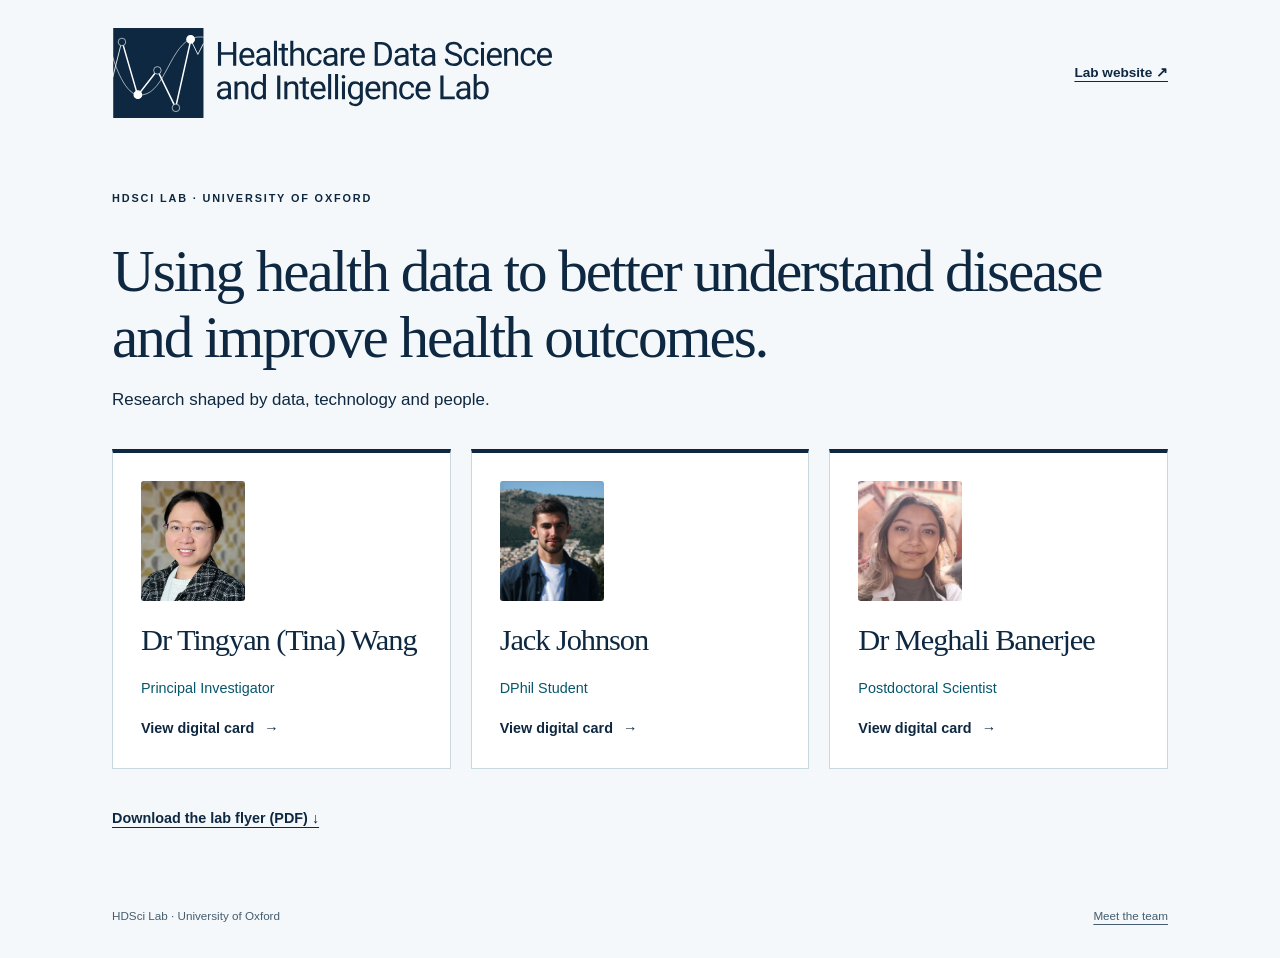
<file: index.html>
<!doctype html>
<html lang="en"><head><meta charset="utf-8"><meta name="viewport" content="width=device-width,initial-scale=1">
<meta name="description" content="Connect with HDSci Lab and help shape our research at the University of Oxford."><meta name="theme-color" content="#002147">
<title>Meet the team | HDSci Lab</title><link rel="icon" href="./assets/BlueLogoText.svg" type="image/svg+xml"><link rel="stylesheet" href="./assets/style.css"><link rel="canonical" href="https://MeghaliBanerjee.github.io/digital-cards/"></head>
<body><a class="skip" href="#main">Skip to content</a><header class="masthead"><a href="./index.html" class="brand"><img class="lab-logo" src="./assets/BlueLogoText.svg" alt="Healthcare Data Science and Intelligence Lab" width="748" height="153"></a><a class="lab-link" href="https://www.hdsci-lab.org">Lab website <span aria-hidden="true">↗</span></a></header>
<main id="main" class="directory"><p class="eyebrow">HDSci Lab · University of Oxford</p><h1>Using health data to better understand disease and improve health outcomes.</h1><p class="intro">Research shaped by data, technology and people.</p><div class="team-grid"><a class="team-card" href="tina-wang/index.html"><img class="team-photo portrait-tina-wang" src="./assets/photos/tina-wang.jpg" alt="Dr Tingyan (Tina) Wang" width="104" height="120" loading="lazy"><h2>Dr Tingyan (Tina) Wang</h2><p>Principal Investigator</p><span class="text-link">View digital card <span aria-hidden="true">→</span></span></a><a class="team-card" href="jack-johnson/index.html"><img class="team-photo portrait-jack-johnson" src="./assets/photos/jack-johnson.jpg" alt="Jack Johnson" width="104" height="120" loading="lazy"><h2>Jack Johnson</h2><p>DPhil Student</p><span class="text-link">View digital card <span aria-hidden="true">→</span></span></a><a class="team-card" href="meghali-banerjee/index.html"><img class="team-photo portrait-meghali-banerjee" src="./assets/photos/meghali-banerjee.jpg" alt="Dr Meghali Banerjee" width="104" height="120" loading="lazy"><h2>Dr Meghali Banerjee</h2><p>Postdoctoral Scientist</p><span class="text-link">View digital card <span aria-hidden="true">→</span></span></a></div><a class="text-link" href="./assets/HBCompFlyer_toprint_V2.pdf" download>Download the lab flyer (PDF) ↓</a></main><footer><span>HDSci Lab · University of Oxford</span><a href="./index.html">Meet the team</a></footer></body></html>
</file>
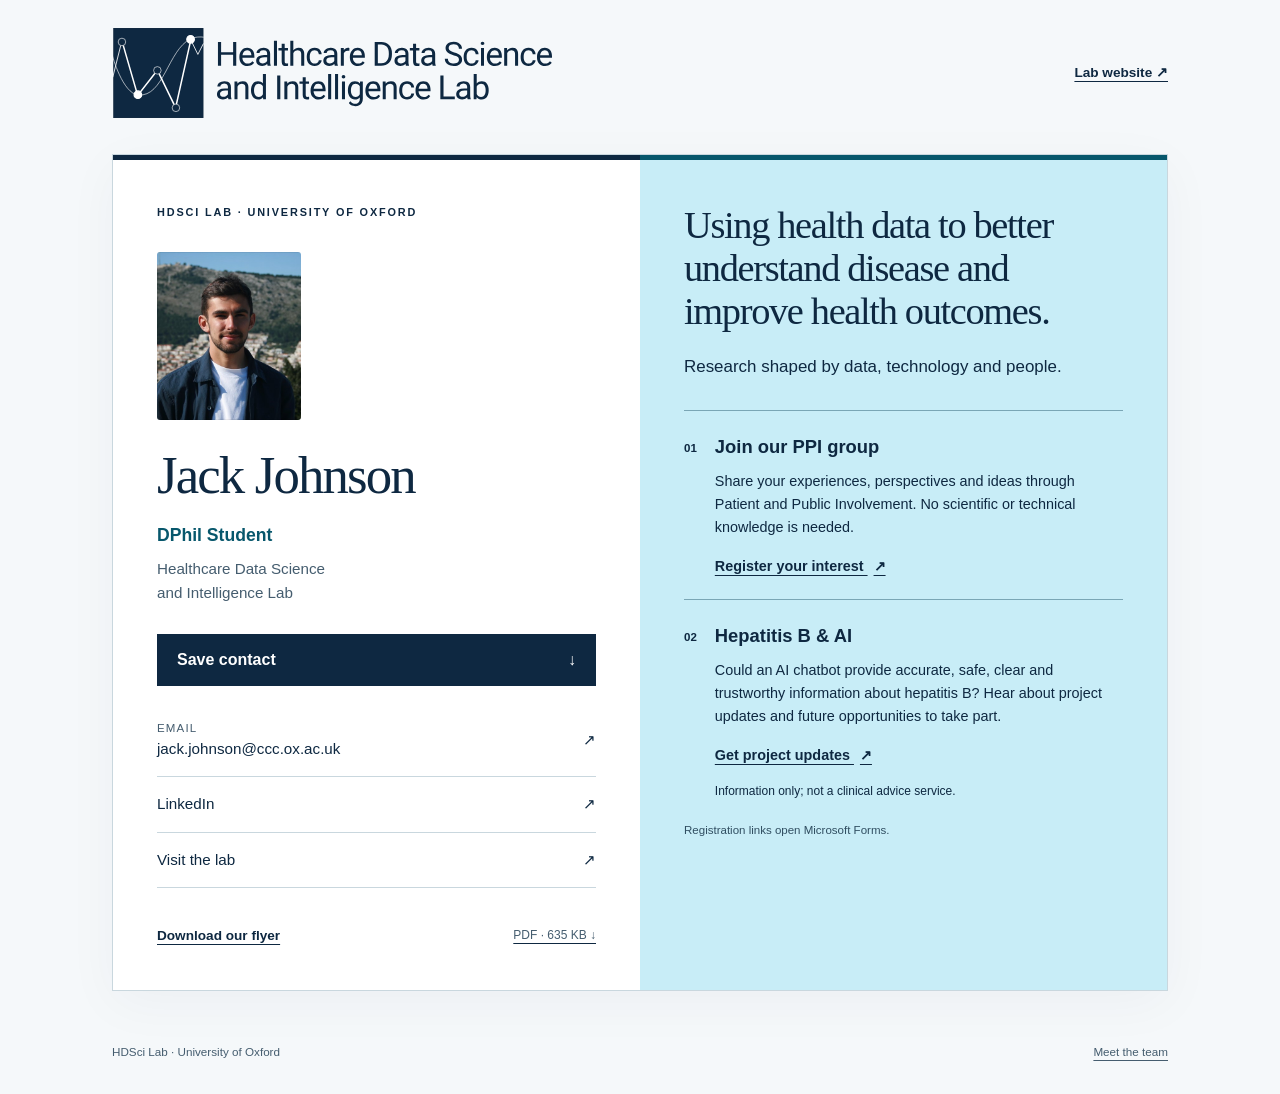
<file: jack-johnson/index.html>
<!doctype html>
<html lang="en"><head><meta charset="utf-8"><meta name="viewport" content="width=device-width,initial-scale=1">
<meta name="description" content="Connect with Jack Johnson, DPhil Student, HDSci Lab. Save contact details and explore opportunities to get involved."><meta name="theme-color" content="#002147">
<title>Jack Johnson | HDSci Lab</title><link rel="icon" href="../assets/BlueLogoText.svg" type="image/svg+xml"><link rel="stylesheet" href="../assets/style.css"><link rel="canonical" href="https://MeghaliBanerjee.github.io/digital-cards/jack-johnson/"></head>
<body><a class="skip" href="#main">Skip to content</a><header class="masthead"><a href="../index.html" class="brand"><img class="lab-logo" src="../assets/BlueLogoText.svg" alt="Healthcare Data Science and Intelligence Lab" width="748" height="153"></a><a class="lab-link" href="https://www.hdsci-lab.org">Lab website <span aria-hidden="true">↗</span></a></header>
<main id="main" class="card-layout"><section class="profile" aria-labelledby="person-name"><p class="eyebrow">HDSci Lab · University of Oxford</p><img class="portrait portrait-jack-johnson" src="../assets/photos/jack-johnson.jpg" alt="Jack Johnson" width="144" height="168" fetchpriority="high"><h1 id="person-name">Jack Johnson</h1><p class="role">DPhil Student</p><p class="affiliation">Healthcare Data Science<br>and Intelligence Lab</p>
<a class="button primary" href="../contacts/jack-johnson.vcf" download>Save contact <span aria-hidden="true">↓</span><span class="sr-only"> (vCard file)</span></a>
<nav class="contact-links" aria-label="Contact Jack Johnson"><a href="mailto:jack.johnson@ccc.ox.ac.uk"><span><span class="link-label">Email</span><span class="email">jack.johnson@ccc.ox.ac.uk</span></span><span aria-hidden="true">↗</span></a><a href="https://www.linkedin.com/in/jack-johnson-8721a3280/">LinkedIn <span aria-hidden="true">↗</span></a><a href="https://www.hdsci-lab.org">Visit the lab <span aria-hidden="true">↗</span></a></nav>
<a class="flyer-link" href="../assets/HBCompFlyer_toprint_V2.pdf" download>Download our flyer <span>PDF · 635 KB <span aria-hidden="true">↓</span></span></a></section><section class="research" aria-labelledby="research-title"><h2 id="research-title">Using health data to better understand disease and improve health outcomes.</h2><p class="intro">Research shaped by data, technology and people.</p>
<article class="opportunity"><span class="number" aria-hidden="true">01</span><div><h3>Join our PPI group</h3><p>Share your experiences, perspectives and ideas through Patient and Public Involvement. No scientific or technical knowledge is needed.</p><a class="text-link" href="https://forms.cloud.microsoft/e/cZ9jpwyrPm?origin=QRCode">Register your interest <span aria-hidden="true">↗</span></a></div></article>
<article class="opportunity"><span class="number" aria-hidden="true">02</span><div><h3>Hepatitis B &amp; AI</h3><p>Could an AI chatbot provide accurate, safe, clear and trustworthy information about hepatitis B? Hear about project updates and future opportunities to take part.</p><a class="text-link" href="https://forms.cloud.microsoft/Pages/ResponsePage.aspx?id=G96VzPWXk0-0uv5ouFLPke5hp8k8K8RPrjbGCv8zV01UN09DM1dOTVBTNklRQ1FSQU9RTzFMMEkyUy4u&amp;origin=QRCode">Get project updates <span aria-hidden="true">↗</span></a><p class="note">Information only; not a clinical advice service.</p></div></article>
<p class="form-note">Registration links open Microsoft Forms.</p></section></main><footer><span>HDSci Lab · University of Oxford</span><a href="../index.html">Meet the team</a></footer></body></html>
</file>
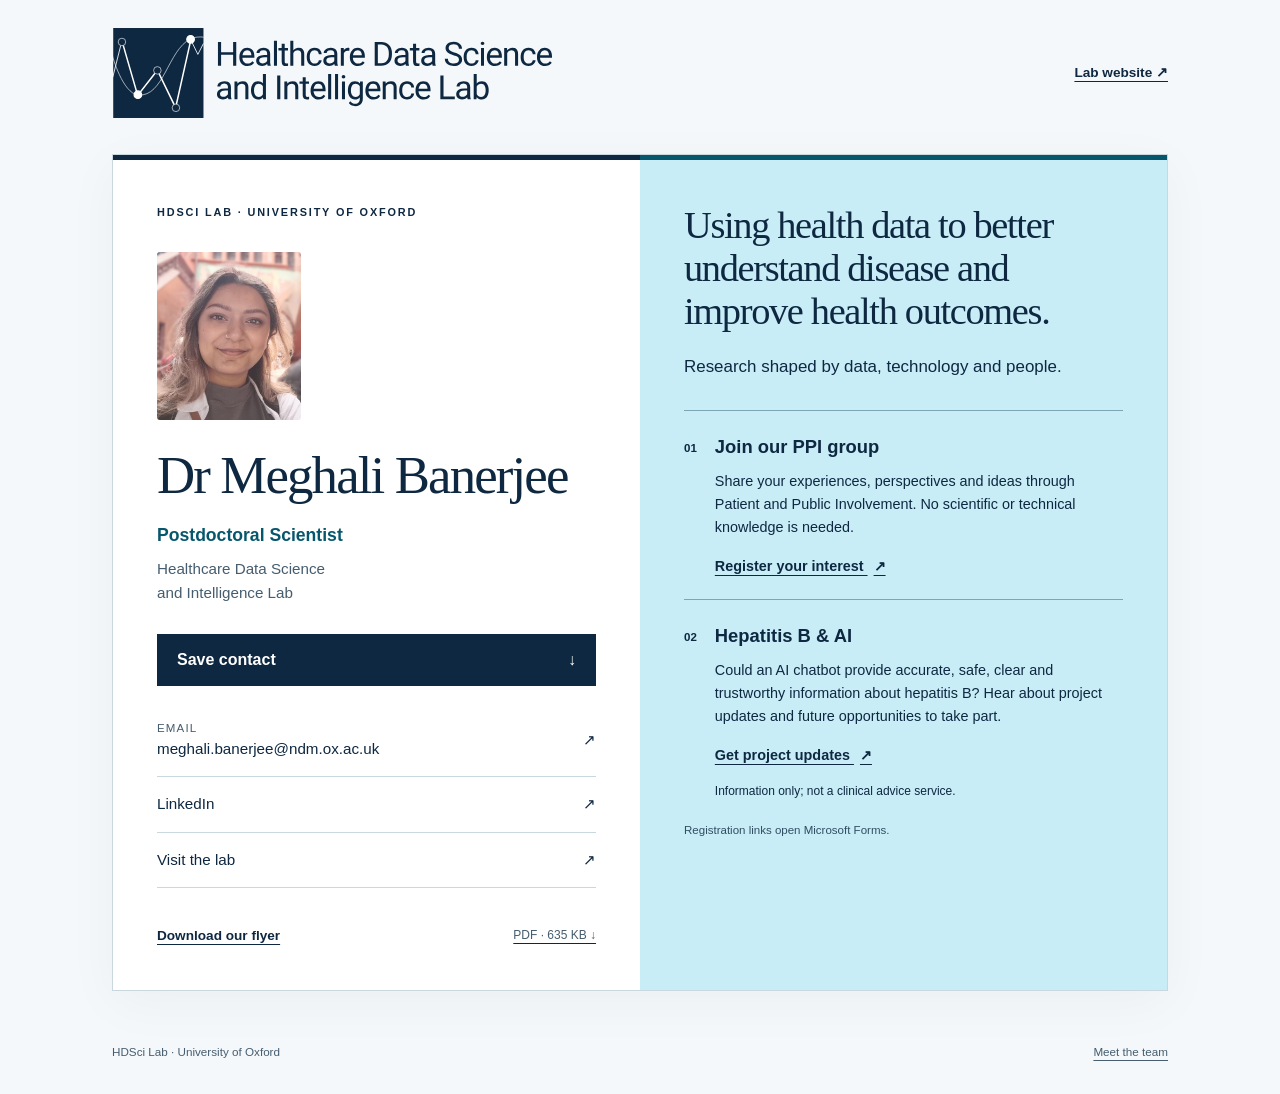
<file: meghali-banerjee/index.html>
<!doctype html>
<html lang="en"><head><meta charset="utf-8"><meta name="viewport" content="width=device-width,initial-scale=1">
<meta name="description" content="Connect with Dr Meghali Banerjee, Postdoctoral Scientist, HDSci Lab. Save contact details and explore opportunities to get involved."><meta name="theme-color" content="#002147">
<title>Dr Meghali Banerjee | HDSci Lab</title><link rel="icon" href="../assets/BlueLogoText.svg" type="image/svg+xml"><link rel="stylesheet" href="../assets/style.css"><link rel="canonical" href="https://MeghaliBanerjee.github.io/digital-cards/meghali-banerjee/"></head>
<body><a class="skip" href="#main">Skip to content</a><header class="masthead"><a href="../index.html" class="brand"><img class="lab-logo" src="../assets/BlueLogoText.svg" alt="Healthcare Data Science and Intelligence Lab" width="748" height="153"></a><a class="lab-link" href="https://www.hdsci-lab.org">Lab website <span aria-hidden="true">↗</span></a></header>
<main id="main" class="card-layout"><section class="profile" aria-labelledby="person-name"><p class="eyebrow">HDSci Lab · University of Oxford</p><img class="portrait portrait-meghali-banerjee" src="../assets/photos/meghali-banerjee.jpg" alt="Dr Meghali Banerjee" width="144" height="168" fetchpriority="high"><h1 id="person-name">Dr Meghali Banerjee</h1><p class="role">Postdoctoral Scientist</p><p class="affiliation">Healthcare Data Science<br>and Intelligence Lab</p>
<a class="button primary" href="../contacts/meghali-banerjee.vcf" download>Save contact <span aria-hidden="true">↓</span><span class="sr-only"> (vCard file)</span></a>
<nav class="contact-links" aria-label="Contact Dr Meghali Banerjee"><a href="mailto:meghali.banerjee@ndm.ox.ac.uk"><span><span class="link-label">Email</span><span class="email">meghali.banerjee@ndm.ox.ac.uk</span></span><span aria-hidden="true">↗</span></a><a href="https://www.linkedin.com/in/meghali-banerjee/">LinkedIn <span aria-hidden="true">↗</span></a><a href="https://www.hdsci-lab.org">Visit the lab <span aria-hidden="true">↗</span></a></nav>
<a class="flyer-link" href="../assets/HBCompFlyer_toprint_V2.pdf" download>Download our flyer <span>PDF · 635 KB <span aria-hidden="true">↓</span></span></a></section><section class="research" aria-labelledby="research-title"><h2 id="research-title">Using health data to better understand disease and improve health outcomes.</h2><p class="intro">Research shaped by data, technology and people.</p>
<article class="opportunity"><span class="number" aria-hidden="true">01</span><div><h3>Join our PPI group</h3><p>Share your experiences, perspectives and ideas through Patient and Public Involvement. No scientific or technical knowledge is needed.</p><a class="text-link" href="https://forms.cloud.microsoft/e/cZ9jpwyrPm?origin=QRCode">Register your interest <span aria-hidden="true">↗</span></a></div></article>
<article class="opportunity"><span class="number" aria-hidden="true">02</span><div><h3>Hepatitis B &amp; AI</h3><p>Could an AI chatbot provide accurate, safe, clear and trustworthy information about hepatitis B? Hear about project updates and future opportunities to take part.</p><a class="text-link" href="https://forms.cloud.microsoft/Pages/ResponsePage.aspx?id=G96VzPWXk0-0uv5ouFLPke5hp8k8K8RPrjbGCv8zV01UN09DM1dOTVBTNklRQ1FSQU9RTzFMMEkyUy4u&amp;origin=QRCode">Get project updates <span aria-hidden="true">↗</span></a><p class="note">Information only; not a clinical advice service.</p></div></article>
<p class="form-note">Registration links open Microsoft Forms.</p></section></main><footer><span>HDSci Lab · University of Oxford</span><a href="../index.html">Meet the team</a></footer></body></html>
</file>
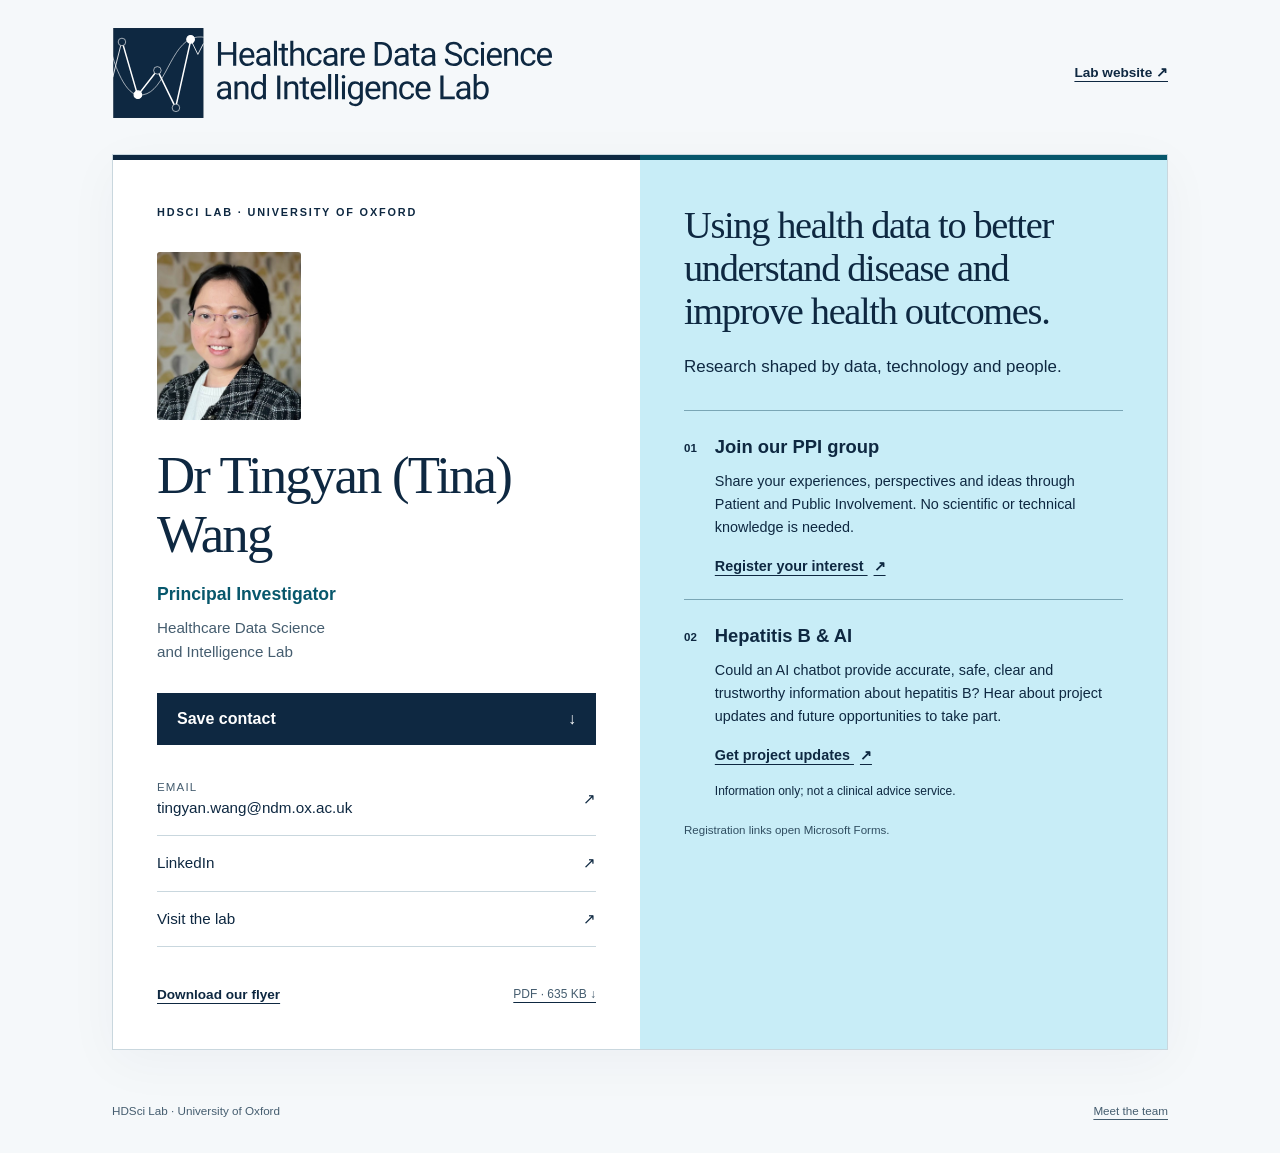
<file: tina-wang/index.html>
<!doctype html>
<html lang="en"><head><meta charset="utf-8"><meta name="viewport" content="width=device-width,initial-scale=1">
<meta name="description" content="Connect with Dr Tingyan (Tina) Wang, Principal Investigator, HDSci Lab. Save contact details and explore opportunities to get involved."><meta name="theme-color" content="#002147">
<title>Dr Tingyan (Tina) Wang | HDSci Lab</title><link rel="icon" href="../assets/BlueLogoText.svg" type="image/svg+xml"><link rel="stylesheet" href="../assets/style.css"><link rel="canonical" href="https://MeghaliBanerjee.github.io/digital-cards/tina-wang/"></head>
<body><a class="skip" href="#main">Skip to content</a><header class="masthead"><a href="../index.html" class="brand"><img class="lab-logo" src="../assets/BlueLogoText.svg" alt="Healthcare Data Science and Intelligence Lab" width="748" height="153"></a><a class="lab-link" href="https://www.hdsci-lab.org">Lab website <span aria-hidden="true">↗</span></a></header>
<main id="main" class="card-layout"><section class="profile" aria-labelledby="person-name"><p class="eyebrow">HDSci Lab · University of Oxford</p><img class="portrait portrait-tina-wang" src="../assets/photos/tina-wang.jpg" alt="Dr Tingyan (Tina) Wang" width="144" height="168" fetchpriority="high"><h1 id="person-name">Dr Tingyan (Tina) Wang</h1><p class="role">Principal Investigator</p><p class="affiliation">Healthcare Data Science<br>and Intelligence Lab</p>
<a class="button primary" href="../contacts/tina-wang.vcf" download>Save contact <span aria-hidden="true">↓</span><span class="sr-only"> (vCard file)</span></a>
<nav class="contact-links" aria-label="Contact Dr Tingyan (Tina) Wang"><a href="mailto:tingyan.wang@ndm.ox.ac.uk"><span><span class="link-label">Email</span><span class="email">tingyan.wang@ndm.ox.ac.uk</span></span><span aria-hidden="true">↗</span></a><a href="https://www.linkedin.com/in/tingyan-tina-wang-602138256/">LinkedIn <span aria-hidden="true">↗</span></a><a href="https://www.hdsci-lab.org">Visit the lab <span aria-hidden="true">↗</span></a></nav>
<a class="flyer-link" href="../assets/HBCompFlyer_toprint_V2.pdf" download>Download our flyer <span>PDF · 635 KB <span aria-hidden="true">↓</span></span></a></section><section class="research" aria-labelledby="research-title"><h2 id="research-title">Using health data to better understand disease and improve health outcomes.</h2><p class="intro">Research shaped by data, technology and people.</p>
<article class="opportunity"><span class="number" aria-hidden="true">01</span><div><h3>Join our PPI group</h3><p>Share your experiences, perspectives and ideas through Patient and Public Involvement. No scientific or technical knowledge is needed.</p><a class="text-link" href="https://forms.cloud.microsoft/e/cZ9jpwyrPm?origin=QRCode">Register your interest <span aria-hidden="true">↗</span></a></div></article>
<article class="opportunity"><span class="number" aria-hidden="true">02</span><div><h3>Hepatitis B &amp; AI</h3><p>Could an AI chatbot provide accurate, safe, clear and trustworthy information about hepatitis B? Hear about project updates and future opportunities to take part.</p><a class="text-link" href="https://forms.cloud.microsoft/Pages/ResponsePage.aspx?id=G96VzPWXk0-0uv5ouFLPke5hp8k8K8RPrjbGCv8zV01UN09DM1dOTVBTNklRQ1FSQU9RTzFMMEkyUy4u&amp;origin=QRCode">Get project updates <span aria-hidden="true">↗</span></a><p class="note">Information only; not a clinical advice service.</p></div></article>
<p class="form-note">Registration links open Microsoft Forms.</p></section></main><footer><span>HDSci Lab · University of Oxford</span><a href="../index.html">Meet the team</a></footer></body></html>
</file>
<file: assets/style.css>
:root{--navy:#002147;--ink:#15344a;--blue:#c8edf7;--teal:#07576c;--muted:#455d6f;--line:#c9d7de;--paper:#f5f8fa}*{box-sizing:border-box}html{font-size:16px}body{margin:0;background:var(--paper);color:var(--ink);font-family:Arial,Helvetica,sans-serif;line-height:1.6}a{color:inherit;text-underline-offset:4px}a:hover{text-decoration:underline}a:focus-visible{outline:3px solid #b45400;outline-offset:5px}h1,h2,h3,p{margin-top:0}h1,h2{font-family:Georgia,'Times New Roman',serif;font-weight:400;line-height:1.12;letter-spacing:-.035em}h1{font-size:clamp(2.35rem,5vw,3.3rem);margin-bottom:16px}h2{font-size:2.65rem;margin-bottom:20px}h3{font-size:1.15rem;line-height:1.35;margin-bottom:10px}.masthead{max-width:1120px;margin:auto;padding:28px 32px;display:flex;justify-content:space-between;align-items:center;gap:24px}.brand{display:flex;gap:15px;align-items:center;font-size:.8rem;line-height:1.4;text-decoration:none;font-weight:600}.lab-link{font-size:.85rem;font-weight:600;white-space:nowrap}.card-layout{max-width:1056px;margin:8px auto 40px;display:grid;grid-template-columns:1fr 1fr;background:white;box-shadow:0 12px 50px #0021470a;border:1px solid var(--line)}.profile{padding:44px 44px 30px;border-top:5px solid var(--navy)}.eyebrow{text-transform:uppercase;font-size:.68rem;letter-spacing:.17em;font-weight:700;margin-bottom:30px}.monogram{width:74px;height:74px;border-radius:50%;display:grid;place-items:center;background:var(--blue);font-family:Georgia,serif;font-size:1.7rem;margin-bottom:28px}.role{font-size:1.1rem;color:var(--teal);margin-bottom:8px;font-weight:600}.affiliation{font-size:.95rem;color:var(--muted);margin-bottom:28px}.button{min-height:52px;display:flex;align-items:center;justify-content:space-between;padding:13px 20px;text-decoration:none;font-weight:700}.primary{background:var(--navy);color:white}.primary:hover{background:#123a62}.contact-links{margin:18px 0 24px}.contact-links a{padding:15px 0;min-height:50px;display:flex;align-items:center;justify-content:space-between;border-bottom:1px solid var(--line);text-decoration:none;font-size:.95rem;gap:10px}.contact-links a:hover .email,.contact-links a:hover{text-decoration:underline}.link-label{display:block;font-size:.72rem;text-transform:uppercase;letter-spacing:.1em;color:var(--muted)}.email{overflow-wrap:anywhere}.flyer-link{display:flex;justify-content:space-between;gap:12px;flex-wrap:wrap;align-items:center;font-size:.85rem;font-weight:600;min-height:48px}.flyer-link>span{font-size:.75rem;color:var(--muted);font-weight:400}.research{padding:44px;background:var(--blue);border-top:5px solid var(--teal)}.research .eyebrow{margin-bottom:30px}.intro{font-size:1.06rem;line-height:1.6;max-width:44rem}.research>.intro{margin-bottom:30px}.opportunity{border-top:1px solid #7aa6b5;padding:24px 0 20px;display:flex;gap:18px}.number{font-size:.72rem;font-weight:700;padding-top:4px}.opportunity p{font-size:.9rem;margin-bottom:14px}.text-link{font-size:.9rem;font-weight:700;color:var(--navy)}.text-link span{padding-left:6px}.opportunity .note{font-size:.75rem;margin-top:14px;margin-bottom:0}.form-note{font-size:.72rem;margin-bottom:0;color:#304e61}footer{max-width:1120px;margin:0 auto;padding:12px 32px 32px;display:flex;flex-wrap:wrap;gap:16px 26px;font-size:.73rem;color:var(--muted)}footer span{margin-right:auto}.directory{max-width:1120px;margin:0 auto;padding:44px 32px 64px}.directory h1{font-size:clamp(2.5rem,6vw,4.5rem)}.team-grid{display:grid;grid-template-columns:repeat(3,1fr);gap:20px;margin:36px 0}.team-card{display:block;text-decoration:none;background:white;border:1px solid var(--line);border-top:4px solid var(--navy);padding:28px}.team-card h2{font-size:1.9rem;margin-top:22px}.team-card p{color:var(--teal);font-size:.9rem}.small-monogram{display:grid;place-items:center;width:48px;height:48px;border-radius:50%;background:var(--blue);font-family:Georgia,serif}.guide{max-width:820px;margin:0 auto;padding:32px;background:white}.guide h1{font-size:2.6rem}.guide h2{font-size:1.8rem;margin-top:36px}.guide li{margin-bottom:12px}.guide code{overflow-wrap:anywhere;font-size:.85em}.guide pre{white-space:pre-wrap;overflow-wrap:anywhere;background:var(--paper);padding:16px}.skip{position:absolute;top:-100px;left:12px;background:white;padding:12px;z-index:2}.skip:focus{top:12px}.sr-only{position:absolute;width:1px;height:1px;overflow:hidden;clip-path:inset(50%)}
@media(max-width:760px){.masthead{padding:20px;gap:12px}.brand{font-size:.68rem;gap:10px}.lab-link{font-size:.72rem}.card-layout{margin:0 16px 24px;grid-template-columns:1fr}.profile,.research{padding:30px 24px}.profile{padding-top:28px}.eyebrow{font-size:.62rem;margin-bottom:24px}.monogram{width:60px;height:60px;margin-bottom:22px}.research h2{font-size:2.3rem}.desktop-break{display:none}.team-grid{grid-template-columns:1fr}.directory{padding:30px 20px 40px}.team-card{padding:24px}.team-card h2{margin-top:16px}footer{padding:12px 20px 28px;gap:12px 22px}footer span{flex-basis:100%}.guide{padding:24px 20px}.guide ol{padding-left:24px}}
@media(prefers-reduced-motion:reduce){*{scroll-behavior:auto!important}}@media(forced-colors:active){.button,.monogram,}@media print{.masthead,footer,.skip{display:none}.card-layout{box-shadow:none;margin:0}.profile,.research{padding:24px}.button{border:1px solid}a{text-decoration:underline}}

:root{--navy:#0e2841;--ink:#0e2841;--blue:#c8edf7;--teal:#07576c}.brand{display:block;min-width:0;flex:1;max-width:440px}.lab-logo{display:block;width:100%;height:auto}.directory h1{font-size:clamp(2.35rem,4.7vw,3.7rem);max-width:1000px}.research h2{font-size:clamp(2rem,3vw,2.55rem)}@media(max-width:760px){.masthead{flex-wrap:wrap;align-items:center}.brand{flex-basis:100%;max-width:380px}.lab-link{min-height:28px;display:flex;align-items:center}.research h2{font-size:2rem}}

.portrait{display:block;width:144px;height:168px;object-fit:cover;object-position:center 35%;border-radius:3px;margin-bottom:26px}.team-photo{display:block;width:104px;height:120px;object-fit:cover;object-position:center 35%;border-radius:3px}.portrait-jack-johnson{object-position:50% 38%}.guide pre{font-family:Arial,Helvetica,sans-serif;line-height:1.7;font-size:.95rem}@media(max-width:760px){.portrait{width:120px;height:140px;margin-bottom:22px}.team-photo{width:88px;height:102px}}
</file>
